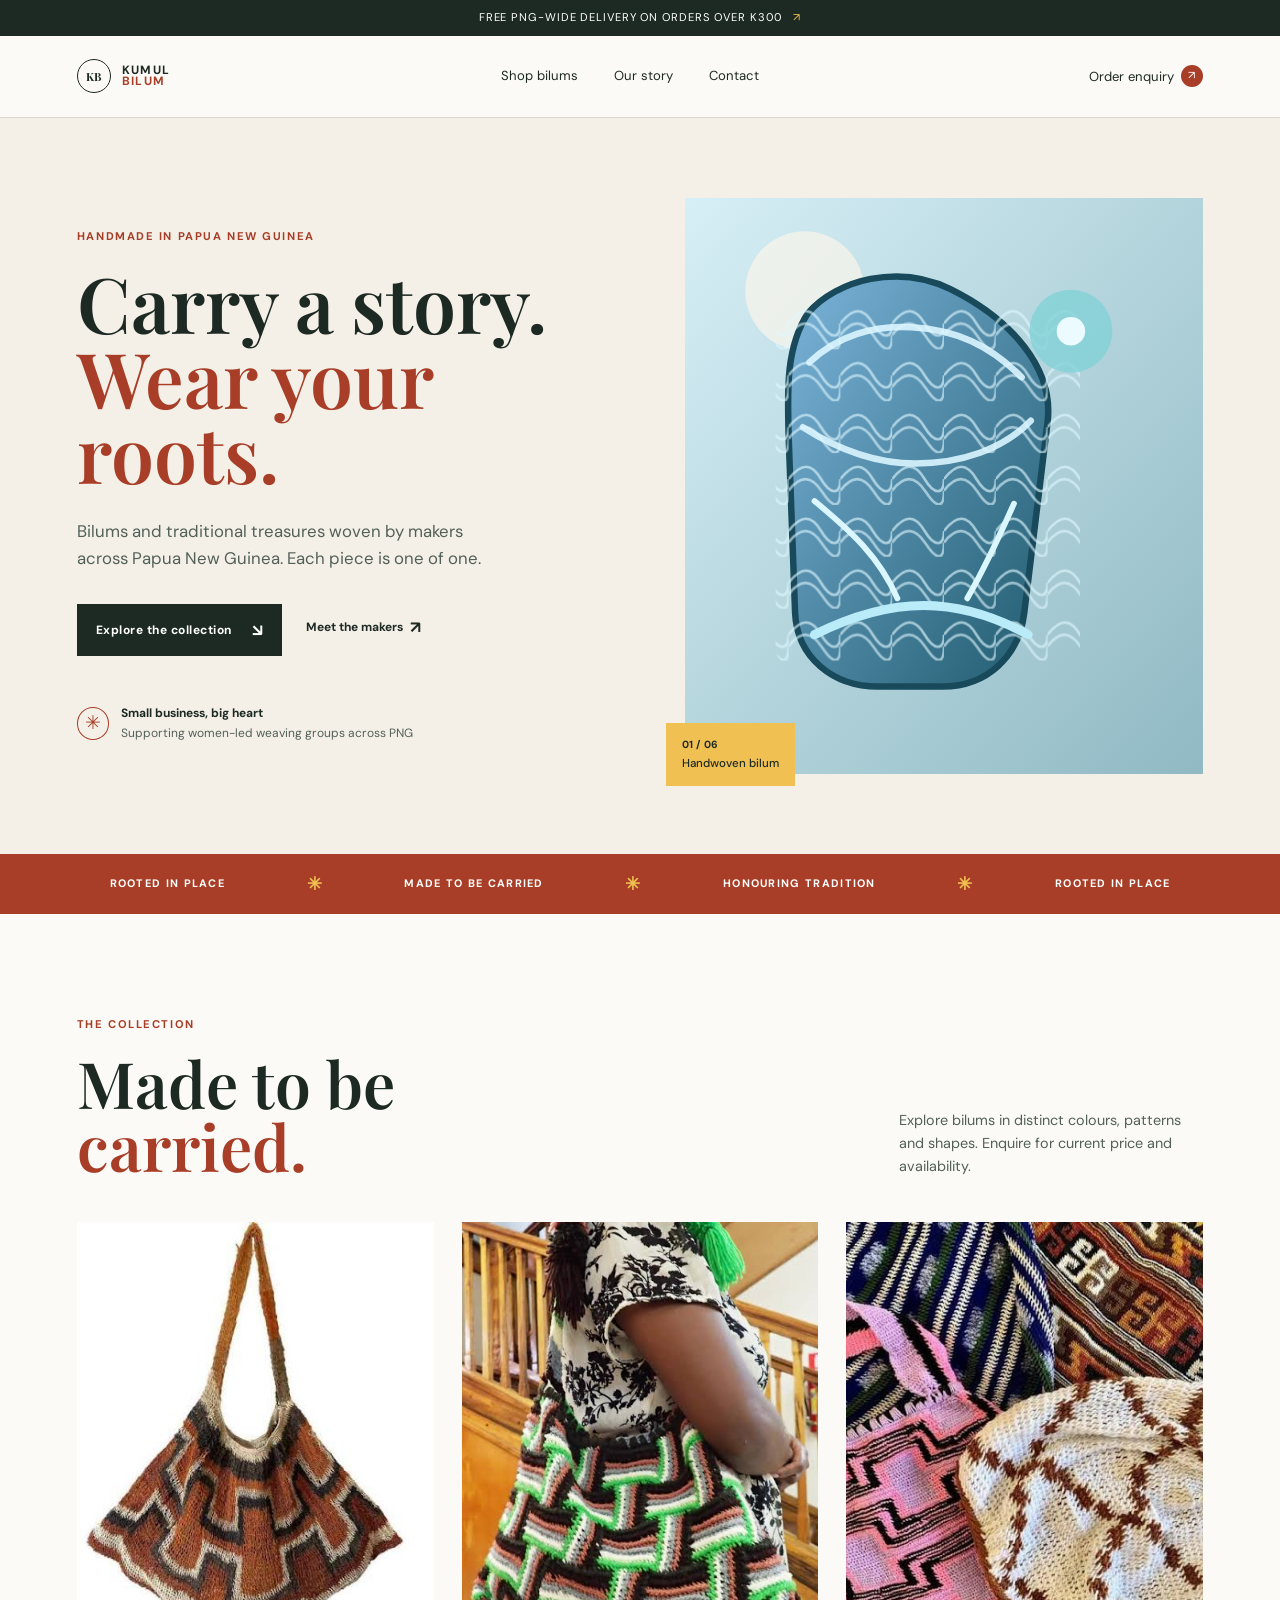
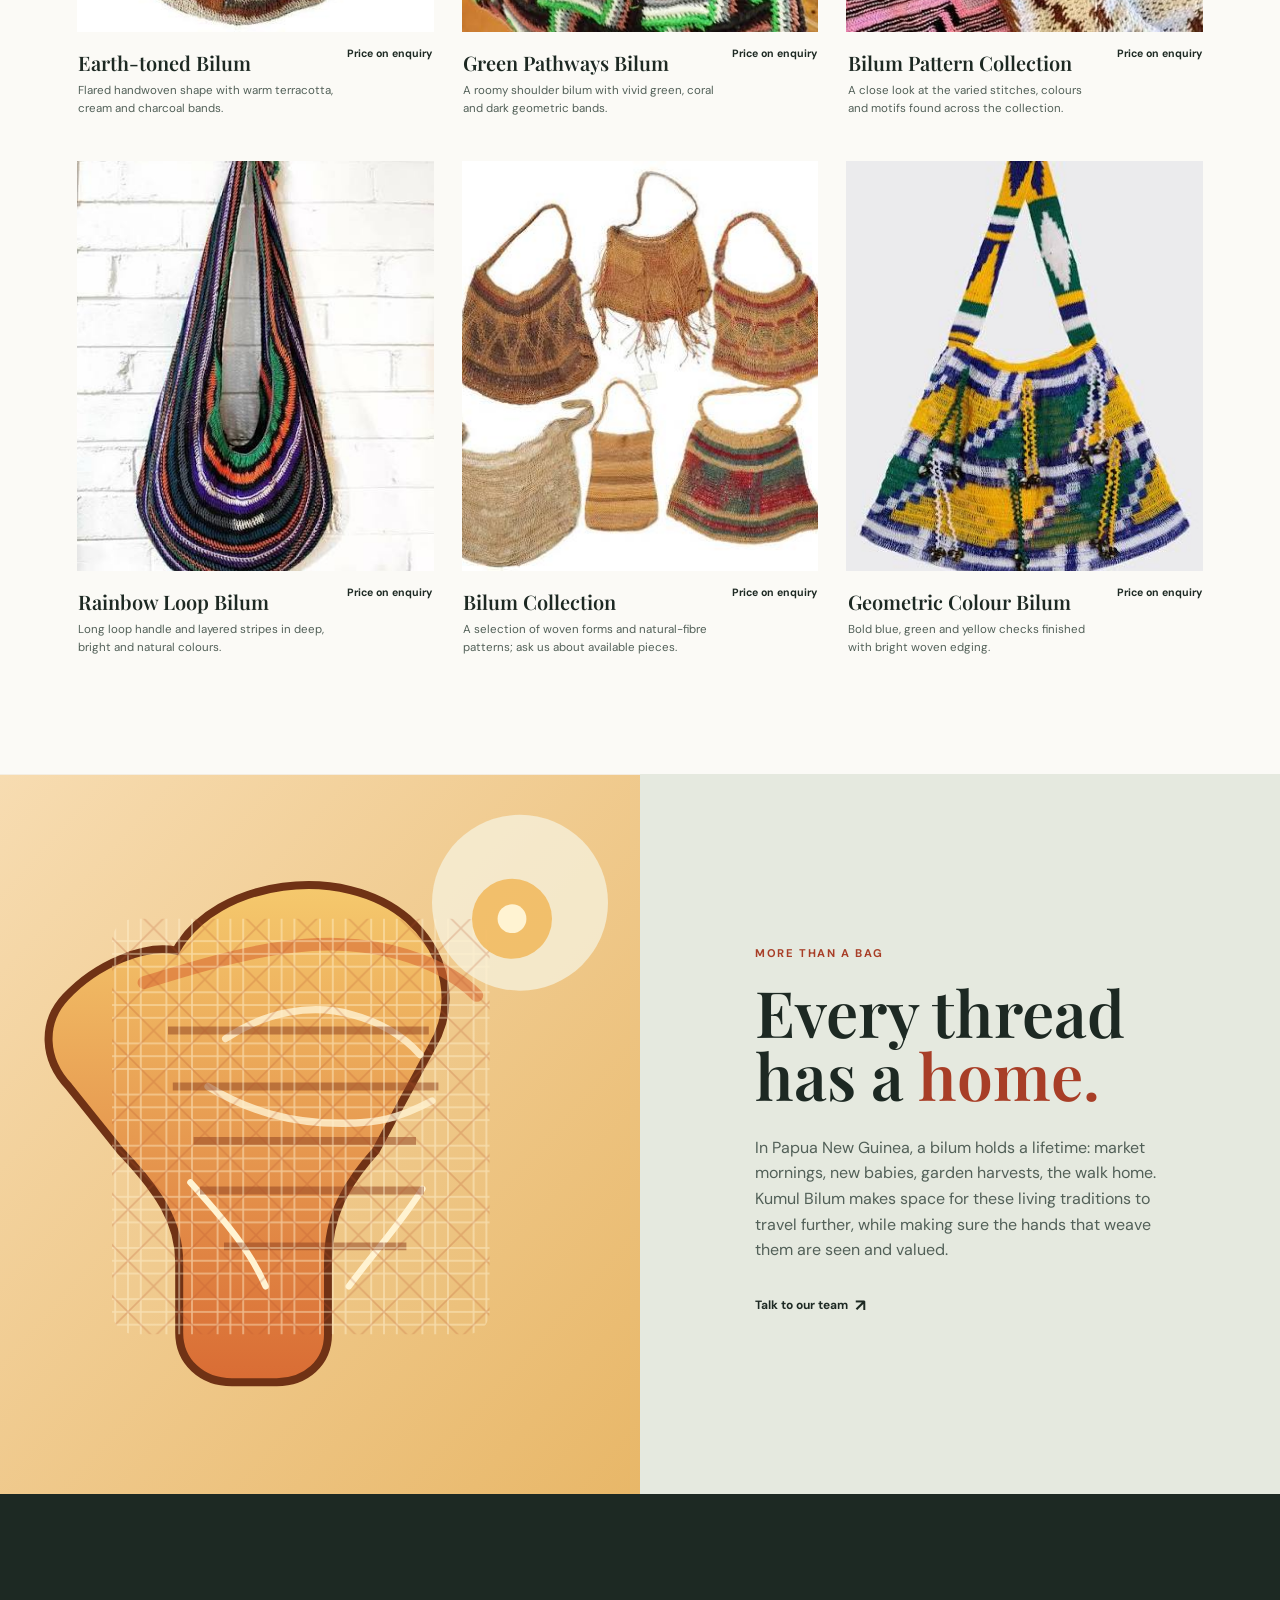
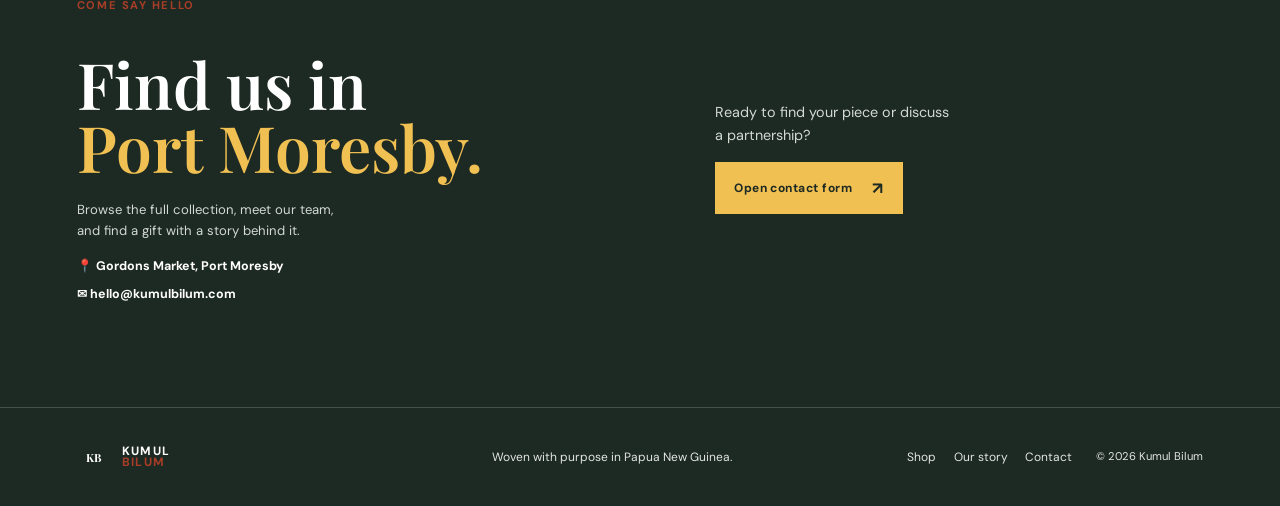
<file: index.html>
<!doctype html>
<html lang="en">
  <head>
    <meta charset="UTF-8" />
    <meta name="viewport" content="width=device-width, initial-scale=1.0" />
    <meta
      name="description"
      content="Kumul Bilum connects Papua New Guinea's living weaving traditions with homes around the world."
    />
    <title>Kumul Bilum | Woven stories from PNG</title>
    <link rel="preconnect" href="https://fonts.googleapis.com" />
    <link rel="preconnect" href="https://fonts.gstatic.com" crossorigin />
    <link
      href="https://fonts.googleapis.com/css2?family=DM+Sans:wght@400;500;700&family=Playfair+Display:wght@500;600;700&display=swap"
      rel="stylesheet"
    />
    <link rel="stylesheet" href="style.css" />
  </head>
  <body>
    <div class="announcement">
      Free PNG-wide delivery on orders over K300 <span>↗</span>
    </div>
    <header class="site-header">
      <a class="brand" href="#top" aria-label="Kumul Bilum home">
        <span class="brand-mark">KB</span>
        <span>KUMUL<br /><em>BILUM</em></span>
      </a>
      <nav class="main-nav" aria-label="Main navigation">
        <a href="index.html#shop">Shop bilums</a>
        <a href="services.html">Our story</a>
        <a href="contact.html">Contact</a>
      </nav>
      <a class="basket-button" href="contact.html">
        Order enquiry <span>↗</span>
      </a>
    </header>

    <main id="top">
      <section class="hero">
        <div class="hero-copy">
          <p class="eyebrow">Handmade in Papua New Guinea</p>
          <h1>Carry a story.<br /><span>Wear your roots.</span></h1>
          <p class="hero-text">
            Bilums and traditional treasures woven by makers across Papua New
            Guinea. Each piece is one of one.
          </p>
          <div class="hero-actions">
            <a class="button button-dark" href="#shop">
              Explore the collection <span>↘</span>
            </a>
            <a class="text-link" href="#story">
              Meet the makers <span>↗</span>
            </a>
          </div>
          <div class="hero-note">
            <span class="sun-mark">✳</span>
            <span>
              <strong>Small business, big heart</strong><br />
              Supporting women-led weaving groups across PNG
            </span>
          </div>
        </div>
        <div class="hero-image-wrap">
          <div class="hero-image">
            <img
              src="assets/bilum-river.svg"
              alt="Handwoven bilum illustration"
            />
          </div>
          <div class="image-tag">
            01 / 06<br />
            <span>Handwoven bilum</span>
          </div>
        </div>
      </section>

      <section class="ticker" aria-label="Kumul Bilum values">
        <span>ROOTED IN PLACE</span>
        <i>✳</i>
        <span>MADE TO BE CARRIED</span>
        <i>✳</i>
        <span>HONOURING TRADITION</span>
        <i>✳</i>
        <span>ROOTED IN PLACE</span>
      </section>

      <section class="shop-section" id="shop">
        <div class="section-heading">
          <div>
            <p class="eyebrow">The collection</p>
            <h2>Made to be<br /><em>carried.</em></h2>
          </div>
          <p class="section-intro">
            Explore bilums in distinct colours, patterns and shapes. Enquire for
            current price and availability.
          </p>
        </div>
        <div class="product-grid">
          <article class="product-card">
            <div class="product-art">
              <img
                src="assets/bilum-earth-pattern.jpg"
                alt="Flared bilum in earthy brown, black and cream patterns"
                loading="lazy"
              />
              <a
                class="add-button"
                href="contact.html?product=Earth-toned%20Bilum#registration"
                aria-label="Enquire about Earth-toned Bilum"
                >+</a
              >
            </div>
            <div class="product-info">
              <div>
                <h3>Earth-toned Bilum</h3>
                <p>
                  Flared handwoven shape with warm terracotta, cream and
                  charcoal bands.
                </p>
              </div>
              <span class="product-price product-inquiry-price"
                >Price on enquiry</span
              >
            </div>
          </article>
          <article class="product-card">
            <div class="product-art">
              <img
                src="assets/bilum-worn.jpg"
                alt="Green, black and coral patterned bilum worn over the shoulder"
                loading="lazy"
              />
              <a
                class="add-button"
                href="contact.html?product=Green%20Pathways%20Bilum#registration"
                aria-label="Enquire about Green Pathways Bilum"
                >+</a
              >
            </div>
            <div class="product-info">
              <div>
                <h3>Green Pathways Bilum</h3>
                <p>
                  A roomy shoulder bilum with vivid green, coral and dark
                  geometric bands.
                </p>
              </div>
              <span class="product-price product-inquiry-price"
                >Price on enquiry</span
              >
            </div>
          </article>
          <article class="product-card">
            <div class="product-art">
              <img
                src="assets/bilum-weaving-detail.jpg"
                alt="Close-up of traditional bilum patterns in several colour combinations"
                loading="lazy"
              />
              <a
                class="add-button"
                href="contact.html?product=Bilum%20Pattern%20Collection#registration"
                aria-label="Enquire about the Bilum Pattern Collection"
                >+</a
              >
            </div>
            <div class="product-info">
              <div>
                <h3>Bilum Pattern Collection</h3>
                <p>
                  A close look at the varied stitches, colours and motifs found
                  across the collection.
                </p>
              </div>
              <span class="product-price product-inquiry-price"
                >Price on enquiry</span
              >
            </div>
          </article>
          <article class="product-card">
            <div class="product-art">
              <img
                src="assets/bilum-hanging.jpg"
                alt="Long loop-handled bilum with bands of bright colour"
                loading="lazy"
              />
              <a
                class="add-button"
                href="contact.html?product=Rainbow%20Loop%20Bilum#registration"
                aria-label="Enquire about Rainbow Loop Bilum"
                >+</a
              >
            </div>
            <div class="product-info">
              <div>
                <h3>Rainbow Loop Bilum</h3>
                <p>
                  Long loop handle and layered stripes in deep, bright and
                  natural colours.
                </p>
              </div>
              <span class="product-price product-inquiry-price"
                >Price on enquiry</span
              >
            </div>
          </article>
          <article class="product-card">
            <div class="product-art">
              <img
                src="assets/bilum-collection.jpg"
                alt="Group of bilums in different shapes and woven patterns"
                loading="lazy"
              />
              <a
                class="add-button"
                href="contact.html?product=Bilum%20Collection#registration"
                aria-label="Enquire about the Bilum Collection"
                >+</a
              >
            </div>
            <div class="product-info">
              <div>
                <h3>Bilum Collection</h3>
                <p>
                  A selection of woven forms and natural-fibre patterns; ask us
                  about available pieces.
                </p>
              </div>
              <span class="product-price product-inquiry-price"
                >Price on enquiry</span
              >
            </div>
          </article>
          <article class="product-card">
            <div class="product-art">
              <img
                src="assets/bilum-morobe.jpg"
                alt="Blue, green and yellow bilum with a geometric woven pattern"
                loading="lazy"
              />
              <a
                class="add-button"
                href="contact.html?product=Geometric%20Colour%20Bilum#registration"
                aria-label="Enquire about Geometric Colour Bilum"
                >+</a
              >
            </div>
            <div class="product-info">
              <div>
                <h3>Geometric Colour Bilum</h3>
                <p>
                  Bold blue, green and yellow checks finished with bright woven
                  edging.
                </p>
              </div>
              <span class="product-price product-inquiry-price"
                >Price on enquiry</span
              >
            </div>
          </article>
        </div>
      </section>

      <section class="story-section" id="story">
        <div class="story-image">
          <img
            src="assets/bilum-kundiawa.svg"
            alt="Original PNG bilum woven artwork"
          />
        </div>
        <div class="story-copy">
          <p class="eyebrow">More than a bag</p>
          <h2>Every thread<br />has a <em>home.</em></h2>
          <p>
            In Papua New Guinea, a bilum holds a lifetime: market mornings, new
            babies, garden harvests, the walk home. Kumul Bilum makes space for
            these living traditions to travel further, while making sure the
            hands that weave them are seen and valued.
          </p>
          <a class="text-link" href="mailto:hello@kumulbilum.com">
            Talk to our team <span>↗</span>
          </a>
        </div>
      </section>

      <section class="visit-section" id="contact">
        <div class="visit-intro">
          <p class="eyebrow">Come say hello</p>
          <h2>Find us in<br /><em>Port Moresby.</em></h2>
          <div class="visit-detail">
            <p>
              Browse the full collection, meet our team, and find a gift with a
              story behind it.
            </p>
            <strong>📍 Gordons Market, Port Moresby</strong>
            <strong>✉ hello@kumulbilum.com</strong>
          </div>
        </div>
        <div class="visit-action">
          <p>Ready to find your piece or discuss a partnership?</p>
          <a class="button button-light" href="contact.html">
            Open contact form <span>↗</span>
          </a>
        </div>
      </section>
    </main>

    <footer class="site-footer">
      <a class="brand" href="index.html">
        <span class="brand-mark">KB</span>
        <span>KUMUL<br /><em>BILUM</em></span>
      </a>
      <p>Woven with purpose in Papua New Guinea.</p>
      <div>
        <a href="index.html#shop">Shop</a>
        <a href="services.html">Our story</a>
        <a href="contact.html">Contact</a>
      </div>
      <small>© 2026 Kumul Bilum</small>
    </footer>
  </body>
</html>
</file>
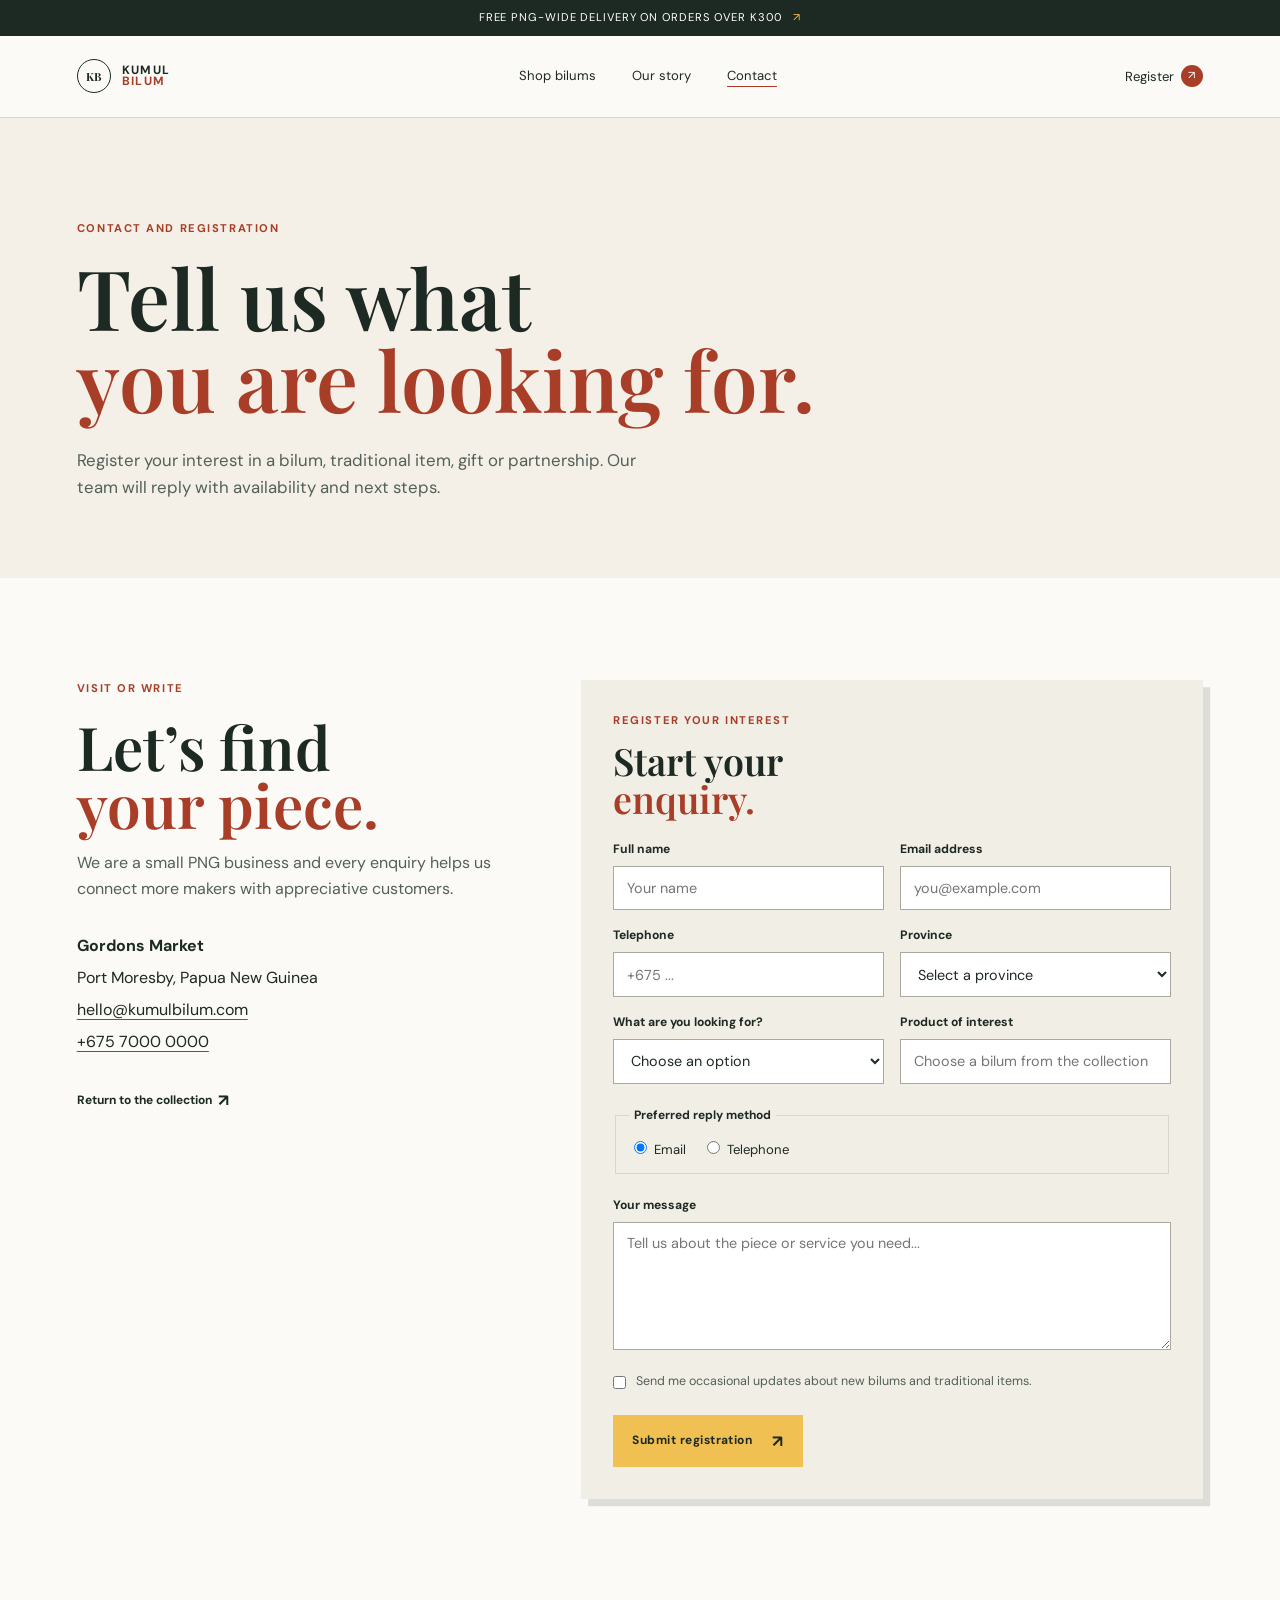
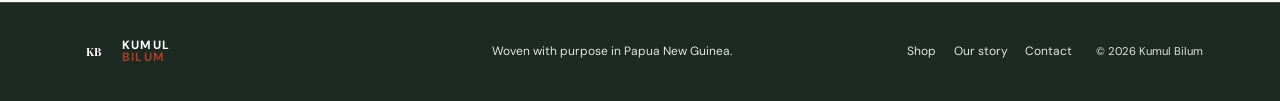
<file: contact.html>
<!doctype html>
<html lang="en">
  <head>
    <meta charset="UTF-8" />
    <meta name="viewport" content="width=device-width, initial-scale=1.0" />
    <meta
      name="description"
      content="Register your interest in Kumul Bilum bilums, traditional items and wholesale services."
    />
    <title>Contact and Registration | Kumul Bilum</title>
    <link rel="preconnect" href="https://fonts.googleapis.com" />
    <link rel="preconnect" href="https://fonts.gstatic.com" crossorigin />
    <link
      href="https://fonts.googleapis.com/css2?family=DM+Sans:wght@400;500;700&family=Playfair+Display:wght@500;600;700&display=swap"
      rel="stylesheet"
    />
    <link rel="stylesheet" href="style.css" />
  </head>
  <body>
    <div class="announcement">
      Free PNG-wide delivery on orders over K300 <span>↗</span>
    </div>
    <header class="site-header">
      <a class="brand" href="index.html" aria-label="Kumul Bilum home">
        <span class="brand-mark">KB</span>
        <span>KUMUL<br /><em>BILUM</em></span>
      </a>
      <nav class="main-nav" aria-label="Main navigation">
        <a href="index.html#shop">Shop bilums</a>
        <a href="services.html">Our story</a>
        <a href="contact.html" aria-current="page">Contact</a>
      </nav>
      <a class="basket-button" href="contact.html" aria-current="page">
        Register <span>↗</span>
      </a>
    </header>

    <main>
      <section class="page-hero contact-hero">
        <p class="eyebrow">Contact and registration</p>
        <h1>Tell us what<br /><em>you are looking for.</em></h1>
        <p>
          Register your interest in a bilum, traditional item, gift or
          partnership. Our team will reply with availability and next steps.
        </p>
      </section>

      <section class="contact-layout">
        <div class="contact-details">
          <p class="eyebrow">Visit or write</p>
          <h2>Let’s find<br /><em>your piece.</em></h2>
          <p>
            We are a small PNG business and every enquiry helps us connect more
            makers with appreciative customers.
          </p>
          <address>
            <strong>Gordons Market</strong><br />
            Port Moresby, Papua New Guinea<br />
            <a href="mailto:hello@kumulbilum.com">hello@kumulbilum.com</a
            ><br />
            <a href="tel:+67570000000">+675 7000 0000</a>
          </address>
          <a class="text-link" href="index.html#shop">
            Return to the collection <span>↗</span>
          </a>
        </div>

        <form
          class="enquiry-form registration-form"
          id="registration"
          action="mailto:hello@kumulbilum.com"
          method="post"
          enctype="text/plain"
        >
          <div class="form-heading">
            <p class="eyebrow">Register your interest</p>
            <h3>Start your<br /><em>enquiry.</em></h3>
          </div>
          <div class="form-grid">
            <label for="full-name">
              Full name
              <input
                id="full-name"
                name="full-name"
                type="text"
                autocomplete="name"
                placeholder="Your name"
                required
              />
            </label>
            <label for="email">
              Email address
              <input
                id="email"
                name="email"
                type="email"
                autocomplete="email"
                placeholder="you@example.com"
                required
              />
            </label>
            <label for="phone">
              Telephone
              <input
                id="phone"
                name="phone"
                type="tel"
                autocomplete="tel"
                placeholder="+675 ..."
                pattern="[0-9+() -]{7,}"
              />
            </label>
            <label for="province">
              Province
              <select id="province" name="province" required>
                <option value="" selected disabled>Select a province</option>
                <option>Eastern Highlands</option>
                <option>East Sepik</option>
                <option>Morobe</option>
                <option>New Ireland</option>
                <option>Gulf</option>
                <option>Other PNG province</option>
              </select>
            </label>
            <label for="item">
              What are you looking for?
              <select id="item" name="item" required>
                <option value="" selected disabled>Choose an option</option>
                <option>Bilum bag</option>
                <option>Traditional accessory</option>
                <option>Gift for someone</option>
                <option>Wholesale or partnership</option>
              </select>
            </label>
            <label for="product">
              Product of interest
              <input
                id="product"
                name="product"
                type="text"
                autocomplete="off"
                placeholder="Choose a bilum from the collection"
              />
            </label>
          </div>
          <fieldset>
            <legend>Preferred reply method</legend>
            <label>
              <input
                type="radio"
                name="reply-method"
                value="email"
                checked
              />
              Email
            </label>
            <label>
              <input type="radio" name="reply-method" value="telephone" />
              Telephone
            </label>
          </fieldset>
          <label for="message">
            Your message
            <textarea
              id="message"
              name="message"
              rows="5"
              placeholder="Tell us about the piece or service you need..."
              required
            ></textarea>
          </label>
          <label class="checkbox-label" for="updates">
            <input
              id="updates"
              name="updates"
              type="checkbox"
              value="yes"
            />
            Send me occasional updates about new bilums and traditional items.
          </label>
          <button class="button button-light form-submit" type="submit">
            Submit registration <span>↗</span>
          </button>
        </form>

        <script>
          const selectedProduct = new URLSearchParams(
            window.location.search,
          ).get("product");
          if (selectedProduct) {
            document.getElementById("product").value = selectedProduct;
          }
        </script>
      </section>
    </main>

    <footer class="site-footer">
      <a class="brand" href="index.html">
        <span class="brand-mark">KB</span>
        <span>KUMUL<br /><em>BILUM</em></span>
      </a>
      <p>Woven with purpose in Papua New Guinea.</p>
      <div>
        <a href="index.html#shop">Shop</a>
        <a href="services.html">Our story</a>
        <a href="contact.html">Contact</a>
      </div>
      <small>© 2026 Kumul Bilum</small>
    </footer>
  </body>
</html>
</file>
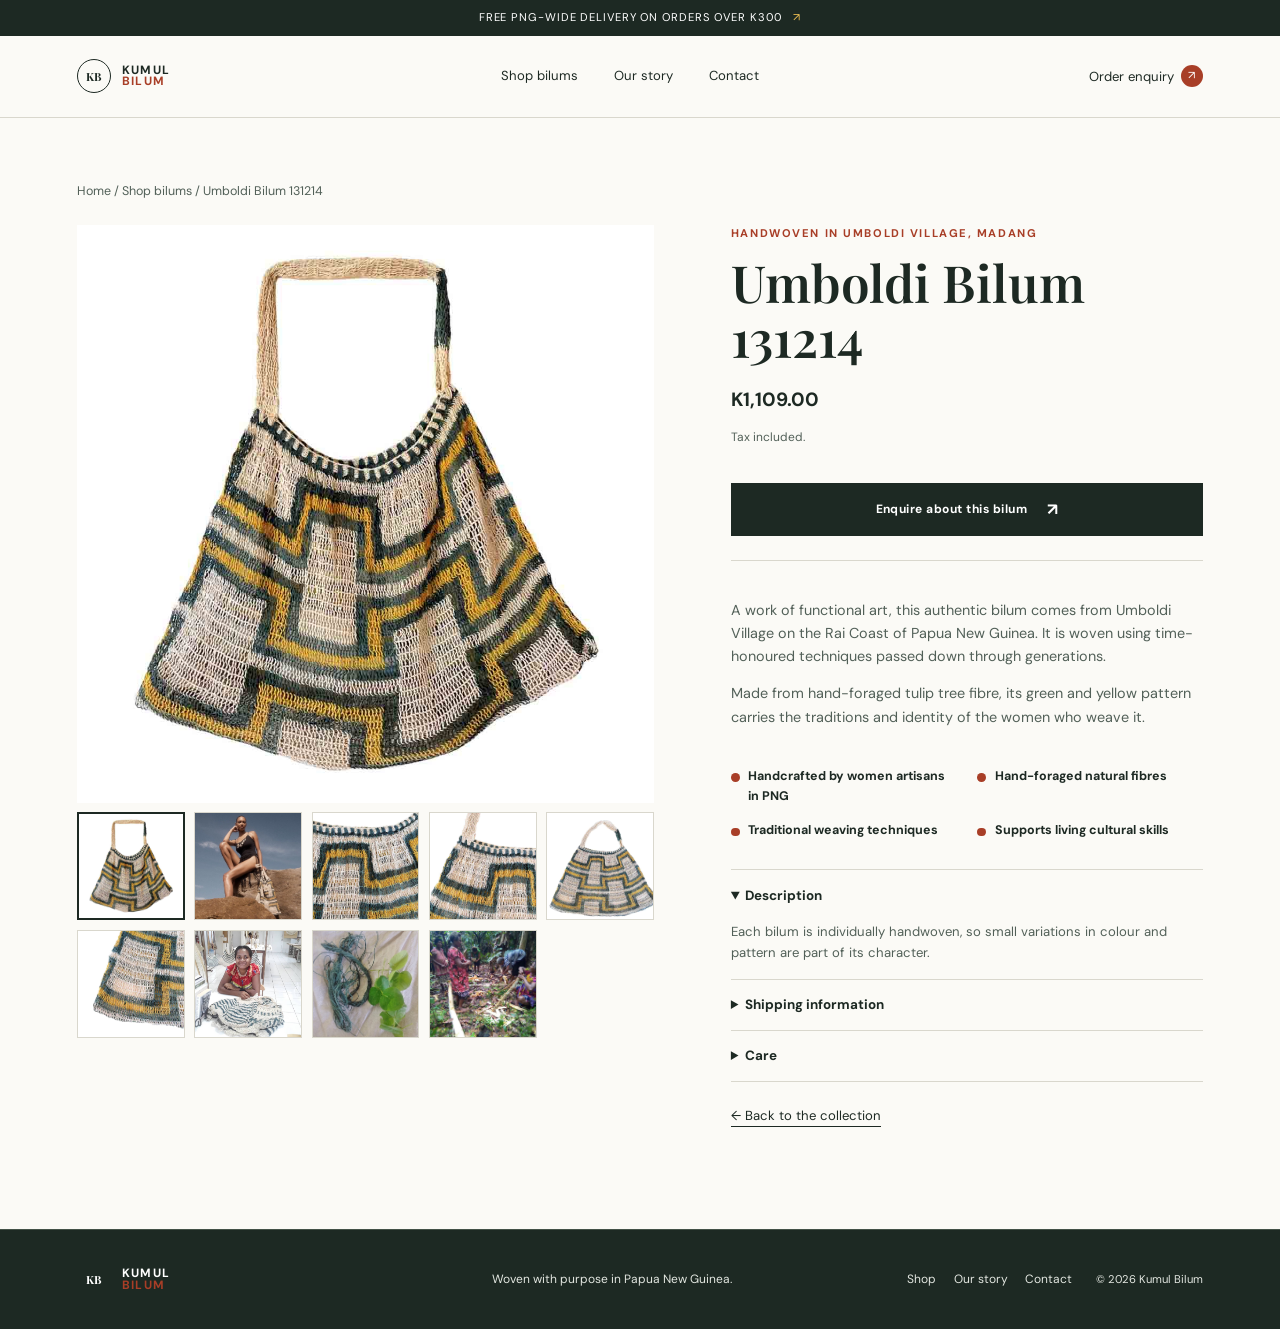
<file: product.html>
<!doctype html>
<html lang="en">
  <head>
    <meta charset="UTF-8" />
    <meta name="viewport" content="width=device-width, initial-scale=1.0" />
    <meta
      name="description"
      content="Discover the Umboldi Bilum 131214, handwoven from natural fibre in Papua New Guinea."
    />
    <title>Umboldi Bilum 131214 | Kumul Bilum</title>
    <link rel="preconnect" href="https://fonts.googleapis.com" />
    <link rel="preconnect" href="https://fonts.gstatic.com" crossorigin />
    <link
      href="https://fonts.googleapis.com/css2?family=DM+Sans:wght@400;500;700&family=Playfair+Display:wght@500;600;700&display=swap"
      rel="stylesheet"
    />
    <link rel="stylesheet" href="style.css" />
  </head>
  <body>
    <div class="announcement">
      Free PNG-wide delivery on orders over K300 <span>↗</span>
    </div>
    <header class="site-header">
      <a class="brand" href="index.html" aria-label="Kumul Bilum home">
        <span class="brand-mark">KB</span>
        <span>KUMUL<br /><em>BILUM</em></span>
      </a>
      <nav class="main-nav" aria-label="Main navigation">
        <a href="index.html#shop">Shop bilums</a>
        <a href="services.html">Our story</a>
        <a href="contact.html">Contact</a>
      </nav>
      <a class="basket-button" href="contact.html">
        Order enquiry <span>↗</span>
      </a>
    </header>

    <main class="product-detail">
      <nav class="product-breadcrumbs" aria-label="Breadcrumb">
        <a href="index.html">Home</a> /
        <a href="index.html#shop">Shop bilums</a> / Umboldi Bilum 131214
      </nav>
      <div class="product-detail-layout">
        <section
          class="product-gallery"
          aria-label="Umboldi Bilum photo gallery"
        >
          <div class="product-gallery-main">
            <img
              id="featured-product-image"
              src="assets/umboldi-01.jpg"
              alt="Green and yellow patterned natural-fibre bilum"
            />
          </div>
          <div
            class="product-thumbnails"
            role="group"
            aria-label="Choose a product photo"
          >
            <button
              class="product-thumbnail"
              type="button"
              aria-label="View front of bilum"
              aria-pressed="true"
              data-image="assets/umboldi-01.jpg"
              data-alt="Green and yellow patterned natural-fibre bilum"
            >
              <img src="assets/umboldi-01.jpg" alt="" />
            </button>
            <button
              class="product-thumbnail"
              type="button"
              aria-label="View bilum being carried"
              aria-pressed="false"
              data-image="assets/umboldi-02.jpg"
              data-alt="Umboldi bilum being carried"
            >
              <img src="assets/umboldi-02.jpg" alt="" loading="lazy" />
            </button>
            <button
              class="product-thumbnail"
              type="button"
              aria-label="View inside of bilum"
              aria-pressed="false"
              data-image="assets/umboldi-03.jpg"
              data-alt="Opening of the green and yellow patterned bilum"
            >
              <img src="assets/umboldi-03.jpg" alt="" loading="lazy" />
            </button>
            <button
              class="product-thumbnail"
              type="button"
              aria-label="View bilum edge detail"
              aria-pressed="false"
              data-image="assets/umboldi-04.jpg"
              data-alt="Edge detail of a green and yellow natural-fibre bilum"
            >
              <img src="assets/umboldi-04.jpg" alt="" loading="lazy" />
            </button>
            <button
              class="product-thumbnail"
              type="button"
              aria-label="View bilum flat lay"
              aria-pressed="false"
              data-image="assets/umboldi-05.jpg"
              data-alt="Flat lay of the green and yellow patterned bilum"
            >
              <img src="assets/umboldi-05.jpg" alt="" loading="lazy" />
            </button>
            <button
              class="product-thumbnail"
              type="button"
              aria-label="View woven corner detail"
              aria-pressed="false"
              data-image="assets/umboldi-06.jpg"
              data-alt="Corner close-up of the natural-fibre bilum"
            >
              <img src="assets/umboldi-06.jpg" alt="" loading="lazy" />
            </button>
            <button
              class="product-thumbnail"
              type="button"
              aria-label="Meet the bilum trader"
              aria-pressed="false"
              data-image="assets/umboldi-07.jpg"
              data-alt="Bilum trader from Umboldi"
            >
              <img src="assets/umboldi-07.jpg" alt="" loading="lazy" />
            </button>
            <button
              class="product-thumbnail"
              type="button"
              aria-label="See the plant dye process"
              aria-pressed="false"
              data-image="assets/umboldi-08.jpg"
              data-alt="Traditional plant dye process"
            >
              <img src="assets/umboldi-08.jpg" alt="" loading="lazy" />
            </button>
            <button
              class="product-thumbnail"
              type="button"
              aria-label="See tulip tree fibre preparation"
              data-image="assets/umboldi-09.jpg"
              data-alt="Traditional preparation of tulip tree fibre"
            >
              <img src="assets/umboldi-09.jpg" alt="" loading="lazy" />
            </button>
          </div>
        </section>

        <section
          class="product-purchase-panel"
          aria-labelledby="product-title"
        >
          <p class="eyebrow">Handwoven in Umboldi Village, Madang</p>
          <h1 id="product-title">Umboldi Bilum 131214</h1>
          <p class="product-purchase-price">K1,109.00</p>
          <p class="product-tax-note">Tax included.</p>
          <a
            class="button button-dark product-order-button"
            href="contact.html?product=Umboldi%20Bilum%20131214#registration"
          >
            Enquire about this bilum <span>↗</span>
          </a>
          <div class="product-description">
            <p>
              A work of functional art, this authentic bilum comes from Umboldi
              Village on the Rai Coast of Papua New Guinea. It is woven using
              time-honoured techniques passed down through generations.
            </p>
            <p>
              Made from hand-foraged tulip tree fibre, its green and yellow
              pattern carries the traditions and identity of the women who
              weave it.
            </p>
          </div>
          <ul class="product-benefits">
            <li>Handcrafted by women artisans in PNG</li>
            <li>Hand-foraged natural fibres</li>
            <li>Traditional weaving techniques</li>
            <li>Supports living cultural skills</li>
          </ul>
          <details class="product-accordion" open>
            <summary>Description</summary>
            <p>
              Each bilum is individually handwoven, so small variations in
              colour and pattern are part of its character.
            </p>
          </details>
          <details class="product-accordion">
            <summary>Shipping information</summary>
            <p>
              PNG-wide delivery is available. Contact us to confirm delivery
              timing and international shipping options.
            </p>
          </details>
          <details class="product-accordion">
            <summary>Care</summary>
            <p>
              Keep dry when possible and store away from direct sunlight. Spot
              clean gently and allow the natural fibres to air dry.
            </p>
          </details>
          <a class="product-back-link" href="index.html#shop">
            ← Back to the collection
          </a>
        </section>
      </div>
    </main>

    <footer class="site-footer">
      <a class="brand" href="index.html">
        <span class="brand-mark">KB</span>
        <span>KUMUL<br /><em>BILUM</em></span>
      </a>
      <p>Woven with purpose in Papua New Guinea.</p>
      <div>
        <a href="index.html#shop">Shop</a>
        <a href="services.html">Our story</a>
        <a href="contact.html">Contact</a>
      </div>
      <small>© 2026 Kumul Bilum</small>
    </footer>

    <script>
      const featuredImage = document.querySelector("#featured-product-image");
      const photoButtons = document.querySelectorAll(".product-thumbnail");

      photoButtons.forEach((button) => {
        button.addEventListener("click", () => {
          featuredImage.src = button.dataset.image;
          featuredImage.alt = button.dataset.alt;
          photoButtons.forEach((photoButton) =>
            photoButton.setAttribute(
              "aria-pressed",
              String(photoButton === button),
            ),
          );
        });
      });
    </script>
  </body>
</html>
</file>
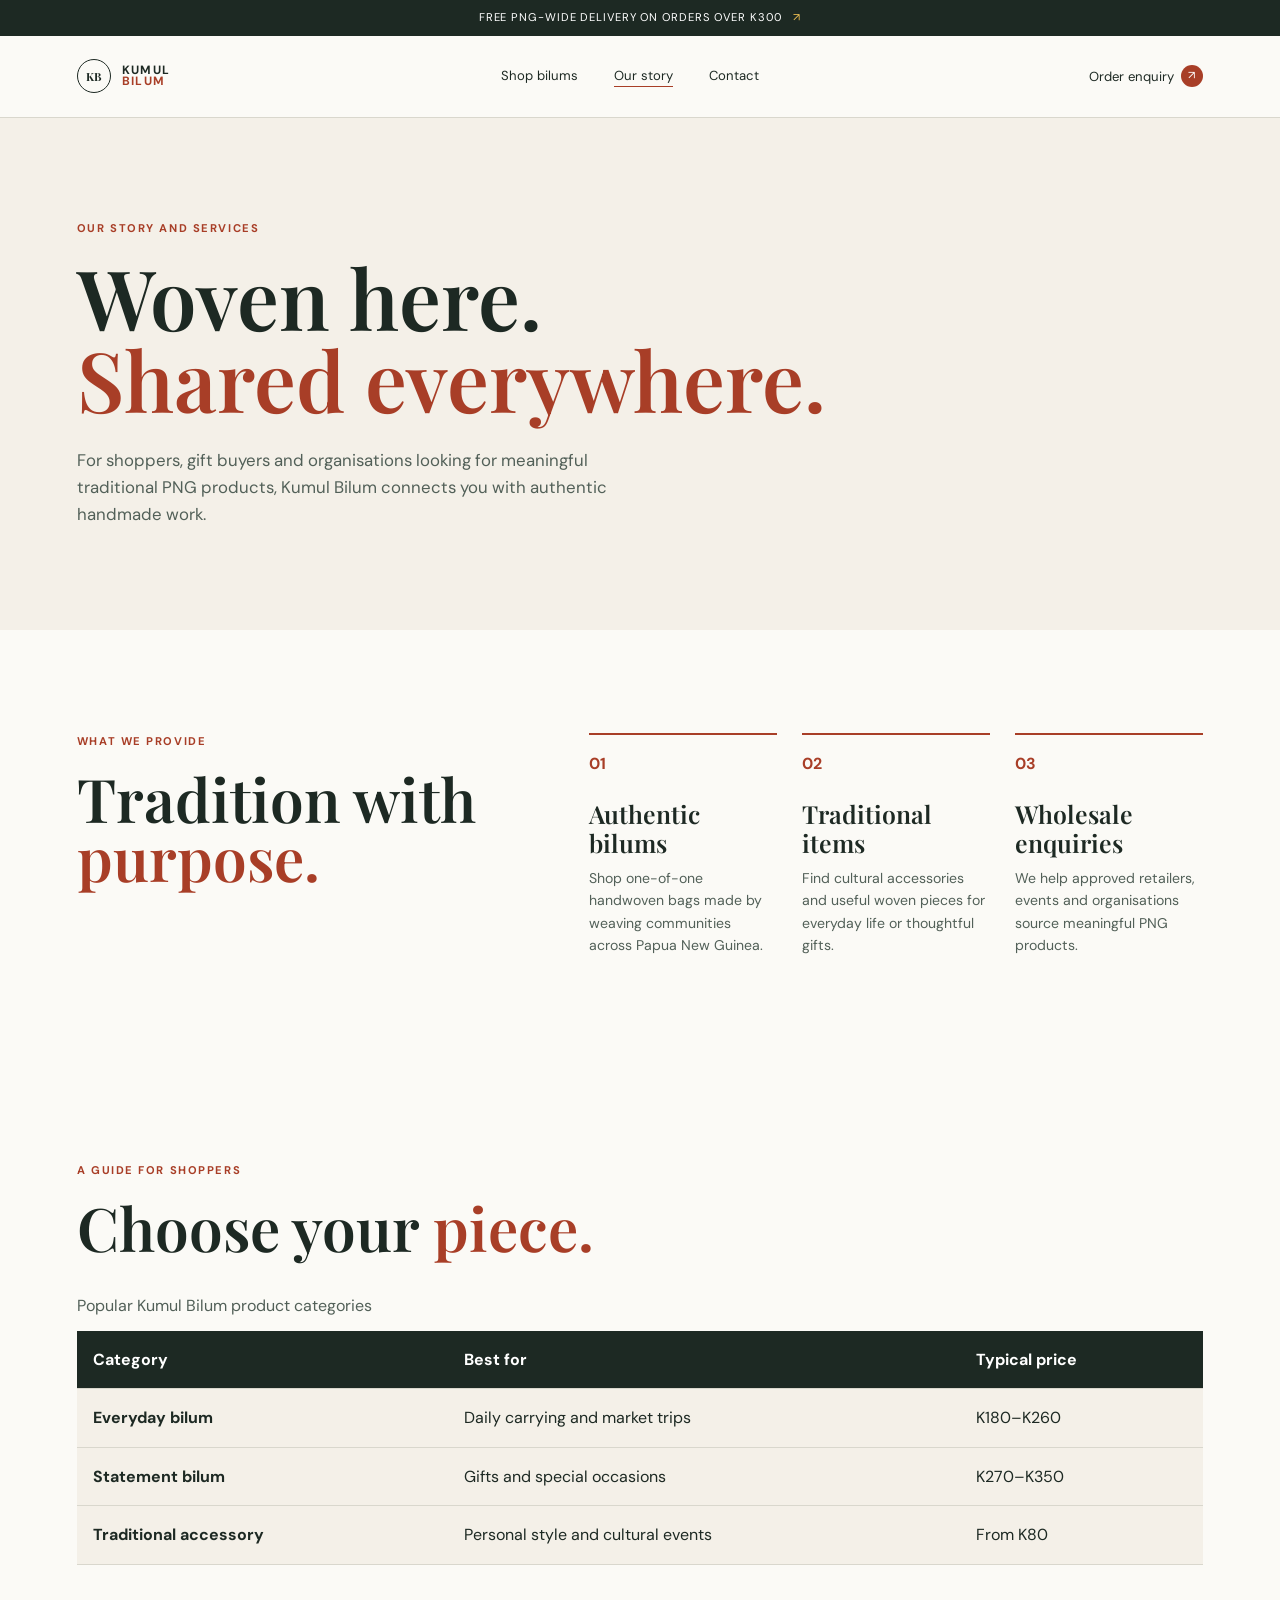
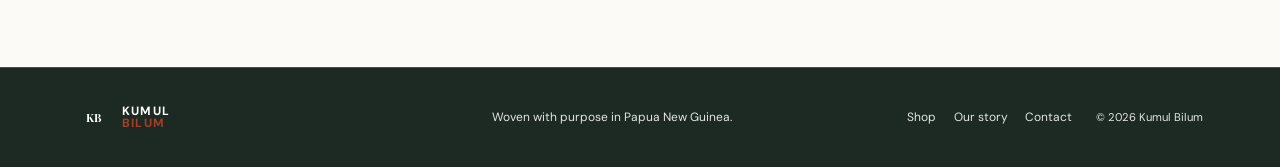
<file: services.html>
<!doctype html>
<html lang="en">
  <head>
    <meta charset="UTF-8" />
    <meta name="viewport" content="width=device-width, initial-scale=1.0" />
    <meta
      name="description"
      content="Learn about Kumul Bilum's traditional PNG weaving partnerships, services and craft."
    />
    <title>Our Story and Services | Kumul Bilum</title>
    <link rel="preconnect" href="https://fonts.googleapis.com" />
    <link rel="preconnect" href="https://fonts.gstatic.com" crossorigin />
    <link
      href="https://fonts.googleapis.com/css2?family=DM+Sans:wght@400;500;700&family=Playfair+Display:wght@500;600;700&display=swap"
      rel="stylesheet"
    />
    <link rel="stylesheet" href="style.css" />
  </head>
  <body>
    <div class="announcement">
      Free PNG-wide delivery on orders over K300 <span>↗</span>
    </div>
    <header class="site-header">
      <a class="brand" href="index.html" aria-label="Kumul Bilum home">
        <span class="brand-mark">KB</span>
        <span>KUMUL<br /><em>BILUM</em></span>
      </a>
      <nav class="main-nav" aria-label="Main navigation">
        <a href="index.html#shop">Shop bilums</a>
        <a href="services.html" aria-current="page">Our story</a>
        <a href="contact.html">Contact</a>
      </nav>
      <a class="basket-button" href="contact.html">
        Order enquiry <span>↗</span>
      </a>
    </header>

    <main>
      <section class="page-hero">
        <p class="eyebrow">Our story and services</p>
        <h1>Woven here.<br /><em>Shared everywhere.</em></h1>
        <p>
          For shoppers, gift buyers and organisations looking for meaningful
          traditional PNG products, Kumul Bilum connects you with authentic
          handmade work.
        </p>
      </section>

      <section class="info-band">
        <div>
          <p class="eyebrow">What we provide</p>
          <h2>Tradition with<br /><em>purpose.</em></h2>
        </div>
        <div class="service-list">
          <article>
            <span>01</span>
            <h3>Authentic bilums</h3>
            <p>
              Shop one-of-one handwoven bags made by weaving communities across
              Papua New Guinea.
            </p>
          </article>
          <article>
            <span>02</span>
            <h3>Traditional items</h3>
            <p>
              Find cultural accessories and useful woven pieces for everyday
              life or thoughtful gifts.
            </p>
          </article>
          <article>
            <span>03</span>
            <h3>Wholesale enquiries</h3>
            <p>
              We help approved retailers, events and organisations source
              meaningful PNG products.
            </p>
          </article>
        </div>
      </section>

      <section class="table-section">
        <p class="eyebrow">A guide for shoppers</p>
        <h2>Choose your <em>piece.</em></h2>
        <table>
          <caption>Popular Kumul Bilum product categories</caption>
          <thead>
            <tr>
              <th scope="col">Category</th>
              <th scope="col">Best for</th>
              <th scope="col">Typical price</th>
            </tr>
          </thead>
          <tbody>
            <tr>
              <th scope="row">Everyday bilum</th>
              <td>Daily carrying and market trips</td>
              <td>K180–K260</td>
            </tr>
            <tr>
              <th scope="row">Statement bilum</th>
              <td>Gifts and special occasions</td>
              <td>K270–K350</td>
            </tr>
            <tr>
              <th scope="row">Traditional accessory</th>
              <td>Personal style and cultural events</td>
              <td>From K80</td>
            </tr>
          </tbody>
        </table>
      </section>
    </main>

    <footer class="site-footer">
      <a class="brand" href="index.html">
        <span class="brand-mark">KB</span>
        <span>KUMUL<br /><em>BILUM</em></span>
      </a>
      <p>Woven with purpose in Papua New Guinea.</p>
      <div>
        <a href="index.html#shop">Shop</a>
        <a href="services.html">Our story</a>
        <a href="contact.html">Contact</a>
      </div>
      <small>© 2026 Kumul Bilum</small>
    </footer>
  </body>
</html>
</file>
<file: style.css>
/* Design tokens and base styles */
* {
  box-sizing: border-box;
}

:root {
  color-scheme: light;
  --ink: #1d2923;
  --cream: #f4f0e8;
  --paper: #fbfaf6;
  --rust: #a83e27;
  --yellow: #f0c052;
  --sage: #718373;
  --line: #d9d7cd;
  --muted: #526058;
  --page-gutter: clamp(1.25rem, 6vw, 6.5rem);
  --section-space: clamp(3.75rem, 8vw, 7.5rem);
  --display-font: 'Playfair Display', Georgia, serif;
  --body-font: 'DM Sans', Arial, sans-serif;
}

html {
  scroll-behavior: smooth;
  scroll-padding-top: 1rem;
}

body {
  margin: 0;
  background: var(--paper);
  color: var(--ink);
  font: 400 1rem/1.6 var(--body-font);
}

img {
  display: block;
  max-width: 100%;
}

a {
  color: inherit;
  text-decoration: none;
}

button,
input,
select,
textarea {
  font: inherit;
}

button {
  color: inherit;
  cursor: pointer;
}

a:focus-visible,
button:focus-visible,
input:focus-visible,
select:focus-visible,
textarea:focus-visible {
  outline: 3px solid var(--rust);
  outline-offset: 3px;
  box-shadow: 0 0 0 5px var(--paper);
}

::selection {
  background: var(--yellow);
  color: var(--ink);
}

/* Shared header, navigation and footer */
.announcement {
  padding: 0.55rem var(--page-gutter);
  background: var(--ink);
  color: #fff;
  font-size: 0.7rem;
  letter-spacing: 0.08em;
  text-align: center;
  text-transform: uppercase;
}

.announcement span {
  margin-left: 0.5rem;
  color: var(--yellow);
}

.site-header {
  display: flex;
  min-height: 5.125rem;
  align-items: center;
  justify-content: space-between;
  gap: 1.5rem;
  padding: 0 var(--page-gutter);
  border-bottom: 1px solid var(--line);
  background: var(--paper);
}

.brand {
  display: inline-flex;
  flex: 0 0 auto;
  align-items: center;
  gap: 0.65rem;
  font-size: 0.75rem;
  font-weight: 700;
  letter-spacing: 0.11em;
  line-height: 0.95;
}

.brand em {
  color: var(--rust);
  font-style: normal;
}

.brand-mark {
  display: grid;
  width: 2.15rem;
  aspect-ratio: 1;
  place-items: center;
  border: 1px solid var(--ink);
  border-radius: 50%;
  font: 700 0.7rem var(--display-font);
  letter-spacing: 0;
}

.main-nav {
  display: flex;
  flex-wrap: wrap;
  align-items: center;
  justify-content: center;
  gap: clamp(1rem, 3vw, 2.25rem);
  font-size: 0.82rem;
}

.main-nav a,
.text-link {
  border-bottom: 1px solid transparent;
  text-underline-offset: 0.25em;
}

.main-nav a:hover,
.main-nav a[aria-current="page"],
.text-link:hover {
  border-color: var(--rust);
}

.basket-button {
  display: inline-flex;
  flex: 0 0 auto;
  align-items: center;
  gap: 0.4rem;
  padding: 0.45rem 0;
  border: 0;
  background: transparent;
  font-size: 0.82rem;
}

.basket-button span {
  display: inline-grid;
  width: 1.4rem;
  aspect-ratio: 1;
  place-items: center;
  border-radius: 50%;
  background: var(--rust);
  color: #fff;
  font-size: 0.72rem;
}

.site-footer {
  display: grid;
  grid-template-columns: minmax(10rem, 1fr) minmax(12rem, 1fr) auto auto;
  align-items: center;
  gap: 1.5rem;
  padding: 2rem var(--page-gutter);
  border-top: 1px solid #435147;
  background: var(--ink);
  color: #e3e7e1;
  font-size: 0.75rem;
}

.site-footer .brand {
  color: #fff;
}

.site-footer p {
  margin: 0;
}

.site-footer div {
  display: flex;
  flex-wrap: wrap;
  gap: 1.1rem;
}

.site-footer a:hover {
  color: var(--yellow);
}

.site-footer small {
  font-size: 0.7rem;
  white-space: nowrap;
}

/* Shared typography and buttons */
.eyebrow {
  margin: 0 0 1.15rem;
  color: var(--rust);
  font-size: 0.7rem;
  font-weight: 700;
  letter-spacing: 0.14em;
  text-transform: uppercase;
}

h1,
h2,
h3 {
  font-family: var(--display-font);
  font-weight: 600;
}

h1,
h2 {
  margin: 0;
  line-height: 0.98;
}

h2 em,
.hero h1 span,
.page-hero h1 em,
.form-heading em {
  color: var(--rust);
  font-style: normal;
}

.button {
  display: inline-flex;
  min-height: 2.9rem;
  align-items: center;
  justify-content: center;
  gap: 1.25rem;
  padding: 0.8rem 1.2rem;
  border: 0;
  font-size: 0.75rem;
  font-weight: 700;
  letter-spacing: 0.04em;
  transition: background-color 160ms ease, color 160ms ease, transform 160ms ease;
}

.button-dark {
  background: var(--ink);
  color: #fff;
}

.button-light {
  background: var(--yellow);
  color: var(--ink);
}

.button:hover {
  transform: translateY(-2px);
}

.button-dark:hover {
  background: var(--rust);
}

.button-light:hover {
  background: var(--rust);
  color: #fff;
}

.button span,
.text-link span {
  font-size: 1.05rem;
}

.text-link {
  display: inline-flex;
  width: fit-content;
  align-items: center;
  gap: 0.4rem;
  padding-bottom: 0.25rem;
  font-size: 0.75rem;
  font-weight: 700;
}

/* Home page: hero and value strip */
.hero {
  display: grid;
  grid-template-columns: minmax(0, 1fr) minmax(0, 1fr);
  align-items: stretch;
  gap: clamp(2rem, 7vw, 6rem);
  min-height: 36rem;
  padding: clamp(3.5rem, 7vw, 5rem) var(--page-gutter);
  background: var(--cream);
}

.hero-copy {
  align-self: center;
  padding: 1rem 0;
}

.hero h1 {
  font-size: clamp(3.1rem, 6vw, 5rem);
}

.hero-text {
  max-width: 26rem;
  margin: 1.75rem 0;
  color: var(--muted);
  font-size: 1.05rem;
}

.hero-actions {
  display: flex;
  flex-wrap: wrap;
  align-items: center;
  gap: 1.5rem;
  margin: 2rem 0 3rem;
}

.hero-note {
  display: flex;
  align-items: center;
  gap: 0.75rem;
  color: var(--muted);
  font-size: 0.75rem;
}

.hero-note strong {
  color: var(--ink);
}

.sun-mark {
  display: grid;
  width: 2rem;
  flex: 0 0 auto;
  aspect-ratio: 1;
  place-items: center;
  border: 1px solid var(--rust);
  border-radius: 50%;
  color: var(--rust);
  font-size: 1.2rem;
}

.hero-image-wrap {
  position: relative;
  align-self: center;
  aspect-ratio: 0.9;
  min-width: 0;
}

.hero-image,
.story-image {
  overflow: hidden;
  background: var(--cream);
}

.hero-image {
  height: 100%;
}

.hero-image img,
.story-image img {
  width: 100%;
  height: 100%;
  object-fit: cover;
}

.image-tag {
  position: absolute;
  bottom: -0.8rem;
  left: -1.2rem;
  padding: 0.8rem 1rem;
  background: var(--yellow);
  font-size: 0.65rem;
  font-weight: 700;
  letter-spacing: 0.06em;
  line-height: 1.7;
  text-transform: uppercase;
}

.image-tag span {
  font-size: 0.72rem;
  font-weight: 500;
  letter-spacing: 0;
  text-transform: none;
}

.ticker {
  display: flex;
  align-items: center;
  justify-content: space-around;
  gap: 1rem;
  padding: 1rem var(--page-gutter);
  background: var(--rust);
  color: #fff;
  font-size: 0.68rem;
  font-weight: 700;
  letter-spacing: 0.12em;
  text-align: center;
}

.ticker i {
  color: var(--yellow);
  font-size: 1.1rem;
  font-style: normal;
}

/* Home page: product collection */
.shop-section {
  padding: var(--section-space) var(--page-gutter);
}

.section-heading {
  display: flex;
  align-items: end;
  justify-content: space-between;
  gap: 2rem;
  margin-bottom: 2.75rem;
}

.section-heading h2,
.story-copy h2,
.visit-section h2 {
  font-size: clamp(2.6rem, 5vw, 4.1rem);
}

.section-intro {
  max-width: 19rem;
  margin: 0;
  color: var(--muted);
  font-size: 0.9rem;
}

.product-grid {
  display: grid;
  grid-template-columns: repeat(3, minmax(0, 1fr));
  gap: clamp(1rem, 2.5vw, 1.75rem);
}

.product-card {
  min-width: 0;
}

.product-art {
  position: relative;
  overflow: hidden;
  aspect-ratio: 1 / 1.15;
  background: var(--cream);
}

.product-art img {
  width: 100%;
  height: 100%;
  object-fit: cover;
  transition: transform 350ms ease;
}

.product-card:hover .product-art img {
  transform: scale(1.035);
}

.add-button {
  position: absolute;
  right: 0.75rem;
  bottom: 0.75rem;
  display: grid;
  width: 2.25rem;
  aspect-ratio: 1;
  place-items: center;
  border-radius: 50%;
  background: var(--yellow);
  font-size: 1.4rem;
  opacity: 0;
  transform: translateY(0.4rem);
  transition: opacity 160ms ease, transform 160ms ease;
}

.product-card:hover .add-button,
.add-button:focus-visible {
  opacity: 1;
  transform: translateY(0);
}

.product-info {
  display: flex;
  align-items: flex-start;
  justify-content: space-between;
  gap: 0.75rem;
  padding: 0.9rem 0.1rem;
}

.product-info h3 {
  margin: 0 0 0.2rem;
  font-size: 1.25rem;
}

.product-info p {
  margin: 0;
  color: var(--muted);
  font-size: 0.72rem;
}

.product-price {
  flex: 0 0 auto;
  font-size: 0.82rem;
  font-weight: 700;
}

.product-inquiry-price {
  max-width: 6.3rem;
  font-size: 0.66rem;
  line-height: 1.3;
  text-align: right;
}

/* Product detail page */
.product-detail {
  padding: clamp(2rem, 5vw, 4rem) var(--page-gutter) var(--section-space);
}

.product-breadcrumbs {
  margin-bottom: 1.5rem;
  color: var(--muted);
  font-size: 0.78rem;
}

.product-detail-layout {
  display: grid;
  grid-template-columns: minmax(0, 1.1fr) minmax(18rem, 0.9fr);
  align-items: start;
  gap: clamp(2rem, 6vw, 5.5rem);
}

.product-gallery-main {
  overflow: hidden;
  aspect-ratio: 1 / 1;
  background: var(--cream);
}

.product-gallery-main img {
  width: 100%;
  height: 100%;
  object-fit: cover;
}

.product-thumbnails {
  display: grid;
  grid-template-columns: repeat(5, minmax(0, 1fr));
  gap: 0.6rem;
  margin-top: 0.6rem;
}

.product-thumbnail {
  overflow: hidden;
  aspect-ratio: 1 / 1;
  padding: 0;
  border: 1px solid var(--line);
  background: var(--cream);
}

.product-thumbnail[aria-pressed="true"] {
  border: 2px solid var(--ink);
}

.product-thumbnail img {
  width: 100%;
  height: 100%;
  object-fit: cover;
}

.product-purchase-panel {
  position: sticky;
  top: 1.5rem;
}

.product-purchase-panel .eyebrow {
  margin-bottom: 0.7rem;
}

.product-purchase-panel h1 {
  margin: 0;
  font-size: clamp(2.25rem, 4vw, 3.4rem);
  line-height: 1.08;
}

.product-purchase-price {
  margin: 1.25rem 0 0.2rem;
  font-size: 1.2rem;
  font-weight: 700;
}

.product-tax-note {
  color: var(--muted);
  font-size: 0.75rem;
}

.product-order-button {
  width: 100%;
  margin: 1.5rem 0;
}

.product-description {
  padding: 1.5rem 0;
  border-top: 1px solid var(--line);
  color: var(--muted);
  font-size: 0.9rem;
}

.product-benefits {
  display: grid;
  grid-template-columns: repeat(2, minmax(0, 1fr));
  gap: 0.9rem 1.25rem;
  margin: 0 0 1.75rem;
  padding: 0;
  list-style: none;
  font-size: 0.78rem;
  font-weight: 700;
}

.product-benefits li {
  display: flex;
  align-items: flex-start;
  gap: 0.55rem;
}

.product-benefits li::before {
  flex: 0 0 auto;
  width: 0.55rem;
  height: 0.55rem;
  margin-top: 0.4rem;
  border-radius: 50%;
  background: var(--rust);
  content: "";
}

.product-accordion {
  border-top: 1px solid var(--line);
}

.product-accordion:last-of-type {
  border-bottom: 1px solid var(--line);
}

.product-accordion summary {
  padding: 0.9rem 0;
  font-size: 0.84rem;
  font-weight: 700;
  cursor: pointer;
}

.product-accordion p {
  margin: 0 0 1rem;
  color: var(--muted);
  font-size: 0.82rem;
}

.product-back-link {
  display: inline-block;
  margin-top: 1.4rem;
  border-bottom: 1px solid currentColor;
  font-size: 0.82rem;
}

@media (max-width: 760px) {
  .product-detail-layout {
    grid-template-columns: minmax(0, 1fr);
  }

  .product-purchase-panel {
    position: static;
  }

  .product-thumbnails {
    grid-template-columns: repeat(5, minmax(0, 1fr));
  }
}

/* Home page: story and visit panels */
.story-section {
  display: grid;
  grid-template-columns: minmax(0, 1fr) minmax(0, 1fr);
  background: #e5e9df;
}

.story-image {
  min-height: 32rem;
}

.story-copy {
  align-self: center;
  padding: clamp(3rem, 8vw, 7rem) clamp(2rem, 9vw, 8rem);
}

.story-copy > p:not(.eyebrow) {
  max-width: 27rem;
  margin: 1.75rem 0;
  color: var(--muted);
}

.visit-section {
  display: grid;
  grid-template-columns: minmax(0, 1.15fr) minmax(0, 0.85fr) auto;
  align-items: center;
  gap: clamp(1.5rem, 5vw, 4rem);
  padding: var(--section-space) var(--page-gutter);
  background: var(--ink);
  color: #fff;
}

.visit-section h2 em {
  color: var(--yellow);
  font-style: normal;
}

.visit-intro {
  display: flex;
  flex-direction: column;
  gap: 1.25rem;
}

.visit-detail {
  color: #d2dad2;
  font-size: 0.82rem;
}

.visit-detail p {
  max-width: 17rem;
  margin: 0 0 1rem;
}

.visit-detail strong {
  display: block;
  margin-top: 0.5rem;
  color: #fff;
  font-size: 0.78rem;
}

.visit-action p {
  max-width: 15rem;
  color: #d2dad2;
  font-size: 0.9rem;
}

/* Story/services page */
.page-hero {
  padding: var(--section-space) var(--page-gutter);
  background: var(--cream);
}

.page-hero h1 {
  max-width: 16ch;
  font-size: clamp(3rem, 6.5vw, 5.2rem);
}

.page-hero > p:last-child {
  max-width: 36rem;
  margin: 1.75rem 0 0;
  color: var(--muted);
  font-size: 1.05rem;
}

.info-band,
.table-section,
.contact-layout {
  padding: var(--section-space) var(--page-gutter);
}

.info-band {
  display: grid;
  grid-template-columns: minmax(0, 0.8fr) minmax(0, 1.2fr);
  gap: clamp(2rem, 8vw, 7rem);
  background: var(--paper);
}

.info-band h2,
.table-section h2,
.contact-details h2 {
  font-size: clamp(2.5rem, 4.7vw, 4.1rem);
}

.service-list {
  display: grid;
  grid-template-columns: repeat(3, minmax(0, 1fr));
  gap: clamp(1rem, 2vw, 1.75rem);
}

.service-list article {
  padding-top: 1rem;
  border-top: 2px solid var(--rust);
}

.service-list article > span {
  color: var(--rust);
  font-weight: 700;
}

.service-list h3 {
  margin: 1.5rem 0 0.6rem;
  font-size: clamp(1.25rem, 2vw, 1.55rem);
  line-height: 1.15;
}

.service-list p {
  margin: 0;
  color: var(--muted);
  font-size: 0.88rem;
}

.table-section table {
  width: 100%;
  margin-top: 2.25rem;
  border-collapse: collapse;
  background: var(--cream);
  text-align: left;
}

.table-section caption {
  margin-bottom: 0.75rem;
  color: var(--muted);
  text-align: left;
}

.table-section th,
.table-section td {
  padding: 1rem;
  border-bottom: 1px solid var(--line);
}

.table-section thead {
  background: var(--ink);
  color: #fff;
}

/* Contact page and enquiry form */
.contact-hero {
  padding-bottom: clamp(3rem, 6vw, 5rem);
}

.contact-layout {
  display: grid;
  grid-template-columns: minmax(0, 0.8fr) minmax(0, 1.2fr);
  align-items: start;
  gap: clamp(2rem, 7vw, 6rem);
  background: var(--paper);
}

.contact-details > p:not(.eyebrow) {
  max-width: 28rem;
  color: var(--muted);
}

.contact-details address {
  margin: 1.75rem 0;
  font-style: normal;
  line-height: 2;
}

.contact-details address a {
  text-decoration: underline;
  text-decoration-color: var(--rust);
  text-underline-offset: 0.25em;
}

.enquiry-form {
  display: flex;
  flex-direction: column;
  gap: 1.4rem;
  padding: clamp(1.25rem, 3vw, 2rem);
  background: #f1eee6;
  color: var(--ink);
  box-shadow: 0.45rem 0.45rem 0 rgba(29, 41, 35, 0.14);
}

.form-heading h3 {
  margin: 0;
  font-size: 2.35rem;
  line-height: 1;
}

.form-heading .eyebrow {
  margin-bottom: 0.75rem;
}

.form-grid {
  display: grid;
  grid-template-columns: repeat(2, minmax(0, 1fr));
  gap: 1rem;
}

.form-grid label,
.registration-form > label:not(.checkbox-label) {
  display: flex;
  min-width: 0;
  flex-direction: column;
  gap: 0.4rem;
  font-size: 0.76rem;
  font-weight: 700;
}

.form-grid input,
.form-grid select,
.registration-form textarea {
  width: 100%;
  min-height: 2.8rem;
  border: 1px solid #aaa99f;
  border-radius: 0;
  background: #fff;
  padding: 0.7rem 0.8rem;
  color: var(--ink);
  font: 400 0.9rem var(--body-font);
}

.registration-form textarea {
  min-height: 8rem;
  resize: vertical;
}

.registration-form fieldset {
  display: flex;
  flex-wrap: wrap;
  gap: 1rem;
  padding: 0.8rem;
  border: 1px solid var(--line);
}

.registration-form legend {
  padding: 0 0.3rem;
  font-size: 0.75rem;
  font-weight: 700;
}

.registration-form fieldset label {
  font-size: 0.82rem;
}

.checkbox-label {
  display: flex;
  align-items: flex-start;
  gap: 0.6rem;
  color: var(--muted);
  font-size: 0.78rem;
}

.checkbox-label input {
  flex: 0 0 auto;
  margin: 0.25rem 0 0;
  accent-color: var(--rust);
}

.form-submit {
  align-self: flex-start;
}

/* Optional basket components */
.basket-drawer {
  position: fixed;
  z-index: 5;
  inset: 0 0 0 auto;
  display: flex;
  width: min(27rem, 100%);
  flex-direction: column;
  padding: 2rem;
  background: var(--paper);
  box-shadow: -0.5rem 0 2rem #18231e2b;
  transform: translateX(100%);
  transition: transform 250ms ease;
}

.basket-drawer.open {
  transform: translateX(0);
}

.overlay {
  position: fixed;
  z-index: 4;
  inset: 0;
  background: #14201999;
  opacity: 0;
  pointer-events: none;
  transition: opacity 250ms ease;
}

.overlay.open {
  opacity: 1;
  pointer-events: auto;
}

.basket-head,
.basket-foot > div {
  display: flex;
  align-items: center;
  justify-content: space-between;
}

.basket-head {
  padding-bottom: 1.25rem;
  border-bottom: 1px solid var(--line);
}

.basket-head h2 {
  font-size: 2.4rem;
}

.basket-head button {
  border: 0;
  background: none;
  font-size: 1.75rem;
}

.basket-items {
  flex: 1;
  padding: 1.5rem 0;
}

.empty-bag,
.basket-line p {
  color: var(--muted);
  font-size: 0.82rem;
}

.basket-line {
  display: flex;
  gap: 0.9rem;
  margin-bottom: 1.1rem;
}

.basket-line img {
  width: 4.75rem;
  height: 4.75rem;
  object-fit: cover;
}

.basket-line h3 {
  margin: 0.2rem 0;
  font-size: 1.1rem;
}

.basket-line p {
  margin: 0;
}

.basket-foot {
  padding-top: 1.25rem;
  border-top: 1px solid var(--line);
}

.basket-foot strong {
  font: 600 1.25rem var(--display-font);
}

.basket-foot .button {
  width: 100%;
}

/* Tablet layout */
@media (max-width: 900px) {
  .site-header {
    flex-wrap: wrap;
    justify-content: space-between;
    gap: 0.25rem 1rem;
    padding-top: 0.8rem;
    padding-bottom: 0.8rem;
  }

  .main-nav {
    order: 3;
    width: 100%;
    justify-content: flex-start;
    gap: clamp(1.25rem, 5vw, 2.5rem);
    padding-top: 0.55rem;
  }

  .hero {
    grid-template-columns: minmax(0, 0.95fr) minmax(0, 1.05fr);
    gap: 2rem;
  }

  .hero h1 {
    font-size: clamp(2.9rem, 6.3vw, 4.5rem);
  }

  .section-heading {
    align-items: flex-start;
  }

  .info-band,
  .contact-layout {
    grid-template-columns: minmax(0, 0.75fr) minmax(0, 1.25fr);
    gap: 2rem;
  }

  .service-list {
    grid-template-columns: 1fr;
    gap: 1.4rem;
  }

  .service-list h3 {
    margin: 0.7rem 0 0.35rem;
  }

  .visit-section {
    grid-template-columns: repeat(2, minmax(0, 1fr));
  }

  .visit-action {
    grid-column: 2;
  }

  .site-footer {
    grid-template-columns: 1fr 1fr;
  }
}

/* Tablet layout */
@media (min-width: 481px) and (max-width: 760px) {
  .hero {
    grid-template-columns: 1fr;
    gap: 2rem;
  }

  .hero-image-wrap {
    width: 100%;
    aspect-ratio: 1.2;
  }

  .info-band,
  .contact-layout {
    grid-template-columns: 1fr;
    gap: 2rem;
  }

  .service-list {
    grid-template-columns: 1fr;
  }

  .visit-section {
    grid-template-columns: repeat(2, minmax(0, 1fr));
  }

  .visit-action {
    grid-column: auto;
  }
}

/* Mobile layout */
@media (max-width: 480px) {
  :root {
    --page-gutter: 1.2rem;
    --section-space: 3.75rem;
  }

  .announcement {
    font-size: 0.62rem;
  }

  .site-header {
    gap: 0.4rem 0.75rem;
  }

  .brand {
    font-size: 0.68rem;
  }

  .basket-button {
    font-size: 0.74rem;
  }

  .main-nav {
    justify-content: space-between;
    gap: 0.5rem;
    padding-top: 0.65rem;
    font-size: 0.72rem;
  }

  .hero {
    grid-template-columns: 1fr;
    gap: 2rem;
    min-height: 0;
    padding-top: 3.5rem;
    padding-bottom: 4.5rem;
  }

  .hero h1 {
    font-size: clamp(2.65rem, 11vw, 3.35rem);
  }

  .hero-text {
    font-size: 0.98rem;
  }

  .hero-actions {
    gap: 1rem;
    margin: 1.5rem 0 2rem;
  }

  .hero-image-wrap,
  .hero-image {
    min-height: 0;
  }

  .hero-image-wrap {
    aspect-ratio: 1.05;
  }

  .image-tag {
    left: 0.7rem;
    bottom: -0.8rem;
  }

  .ticker {
    flex-wrap: wrap;
    justify-content: center;
    gap: 0.5rem 0.8rem;
    padding-top: 0.9rem;
    padding-bottom: 0.9rem;
    font-size: 0.6rem;
  }

  .ticker span:nth-of-type(n + 3),
  .ticker i:nth-of-type(n + 2) {
    display: none;
  }

  .section-heading {
    display: grid;
    gap: 1rem;
    margin-bottom: 1.75rem;
  }

  .section-heading h2,
  .story-copy h2,
  .visit-section h2 {
    font-size: clamp(2.5rem, 11vw, 3.7rem);
  }

  .product-grid {
    grid-template-columns: repeat(2, minmax(0, 1fr));
    gap: 1rem 0.75rem;
  }

  .product-info {
    flex-wrap: wrap;
    gap: 0.2rem 0.5rem;
  }

  .product-info h3 {
    font-size: 1rem;
  }

  .product-info p {
    font-size: 0.66rem;
  }

  .product-price {
    font-size: 0.75rem;
  }

  .add-button {
    width: 2rem;
    opacity: 1;
    transform: none;
  }

  .story-section {
    grid-template-columns: 1fr;
  }

  .story-image {
    min-height: 20rem;
  }

  .story-copy {
    padding: 3.5rem var(--page-gutter);
  }

  .visit-section {
    grid-template-columns: 1fr;
    gap: 1.5rem;
  }

  .visit-action {
    grid-column: auto;
  }

  .page-hero h1 {
    font-size: clamp(2.6rem, 10vw, 3.25rem);
  }

  .info-band,
  .contact-layout {
    grid-template-columns: 1fr;
    gap: 2rem;
  }

  .service-list {
    gap: 1.25rem;
  }

  .table-section {
    overflow-x: auto;
  }

  .table-section table {
    min-width: 34rem;
    font-size: 0.82rem;
  }

  .table-section th,
  .table-section td {
    padding: 0.75rem;
  }

  .form-grid {
    grid-template-columns: 1fr;
  }

  .enquiry-form {
    box-shadow: 0.3rem 0.3rem 0 rgba(29, 41, 35, 0.14);
  }

  .site-footer {
    grid-template-columns: 1fr;
    gap: 0.9rem;
  }

  .site-footer div {
    gap: 1rem;
  }
}

@media (max-width: 360px) {
  .main-nav {
    flex-wrap: wrap;
    justify-content: flex-start;
  }

  .product-grid {
    grid-template-columns: 1fr;
  }

  .product-info {
    flex-wrap: nowrap;
  }
}

@media (prefers-reduced-motion: reduce) {
  *,
  *::before,
  *::after {
    scroll-behavior: auto !important;
    transition-duration: 0.01ms !important;
  }
}
</file>
